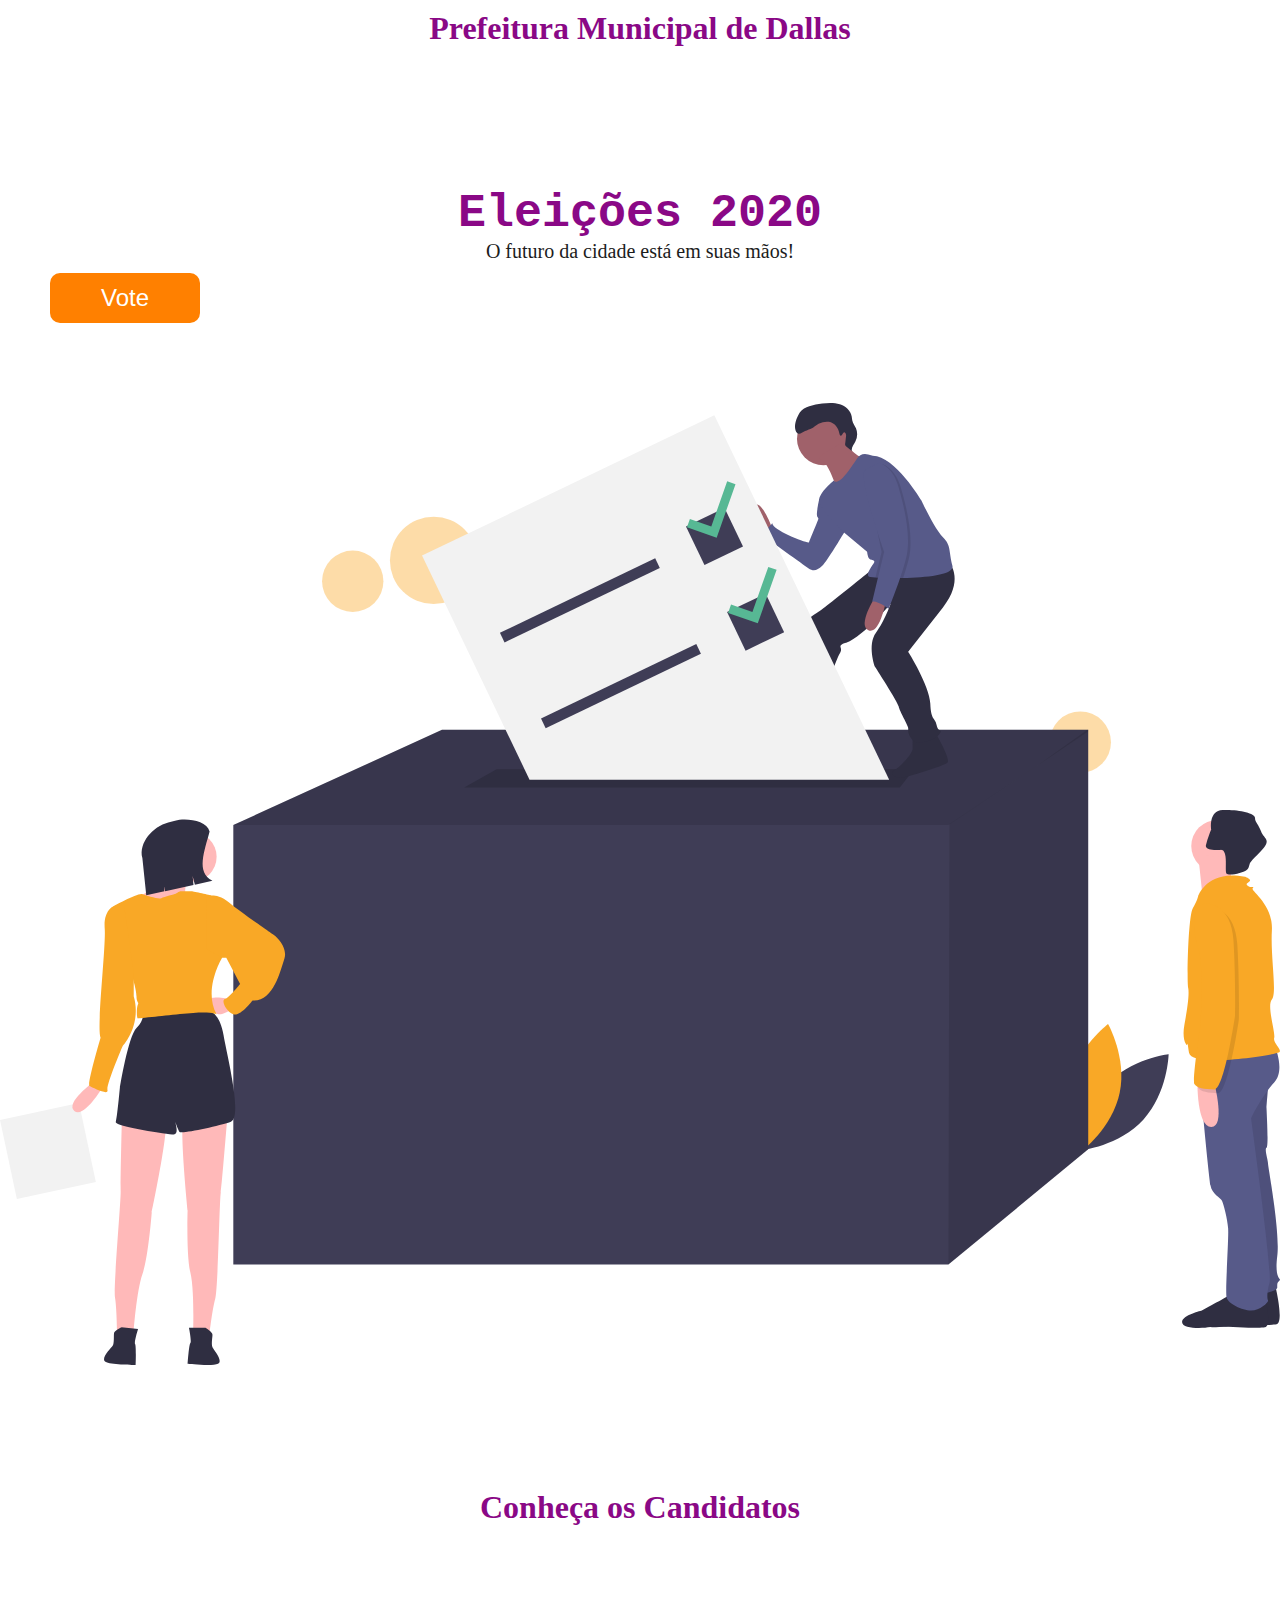
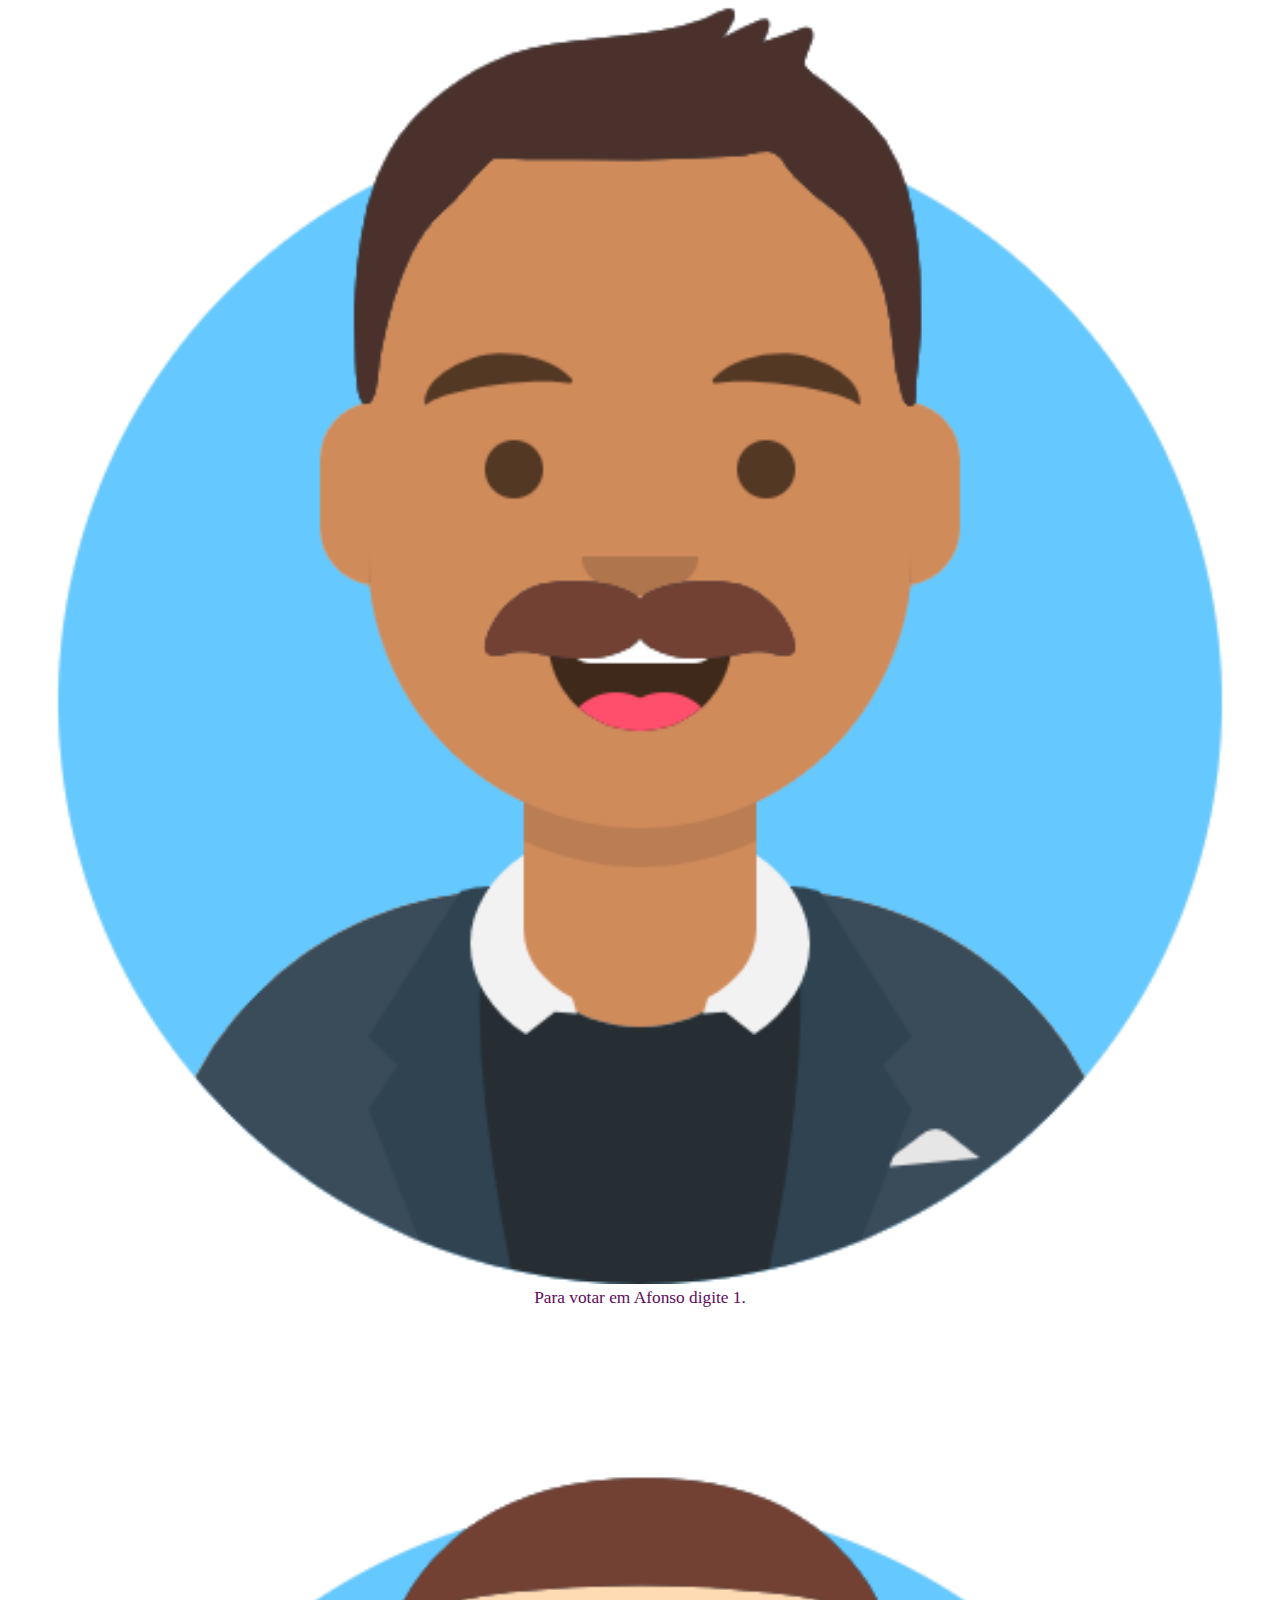
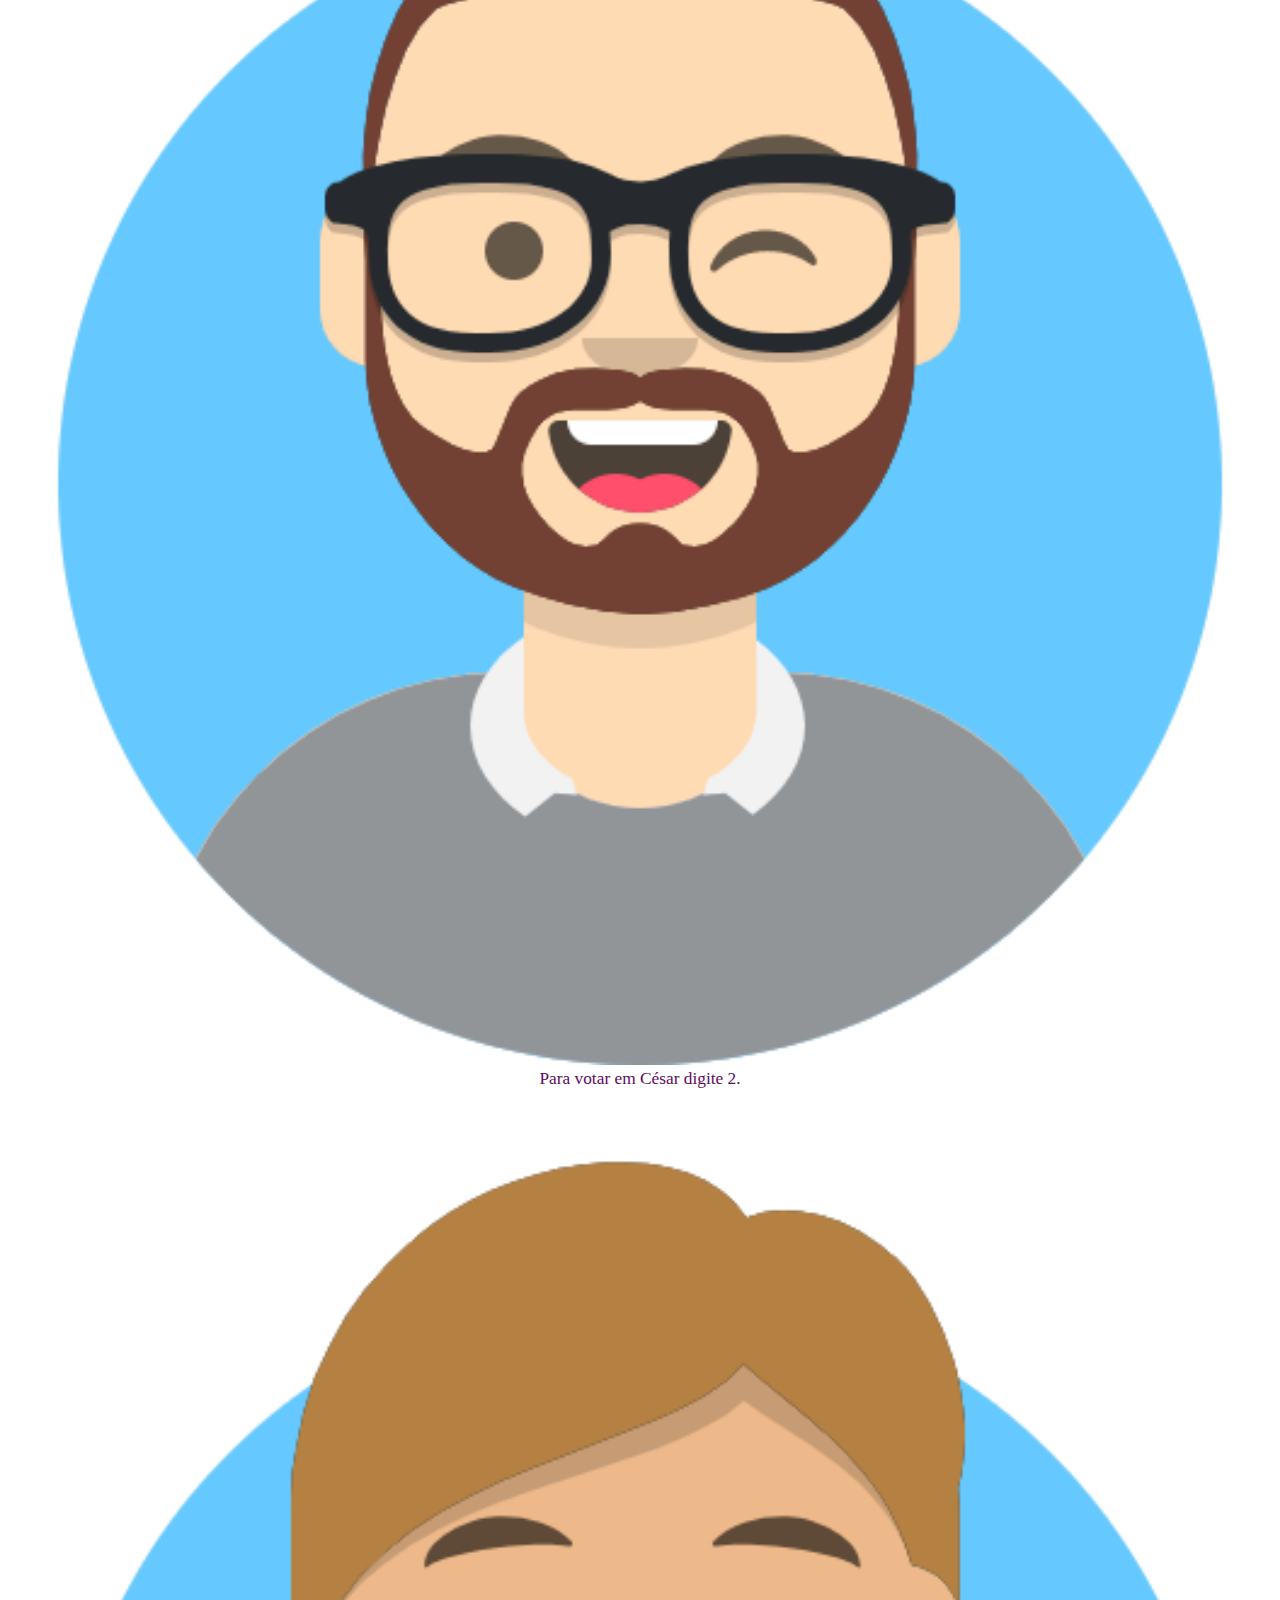
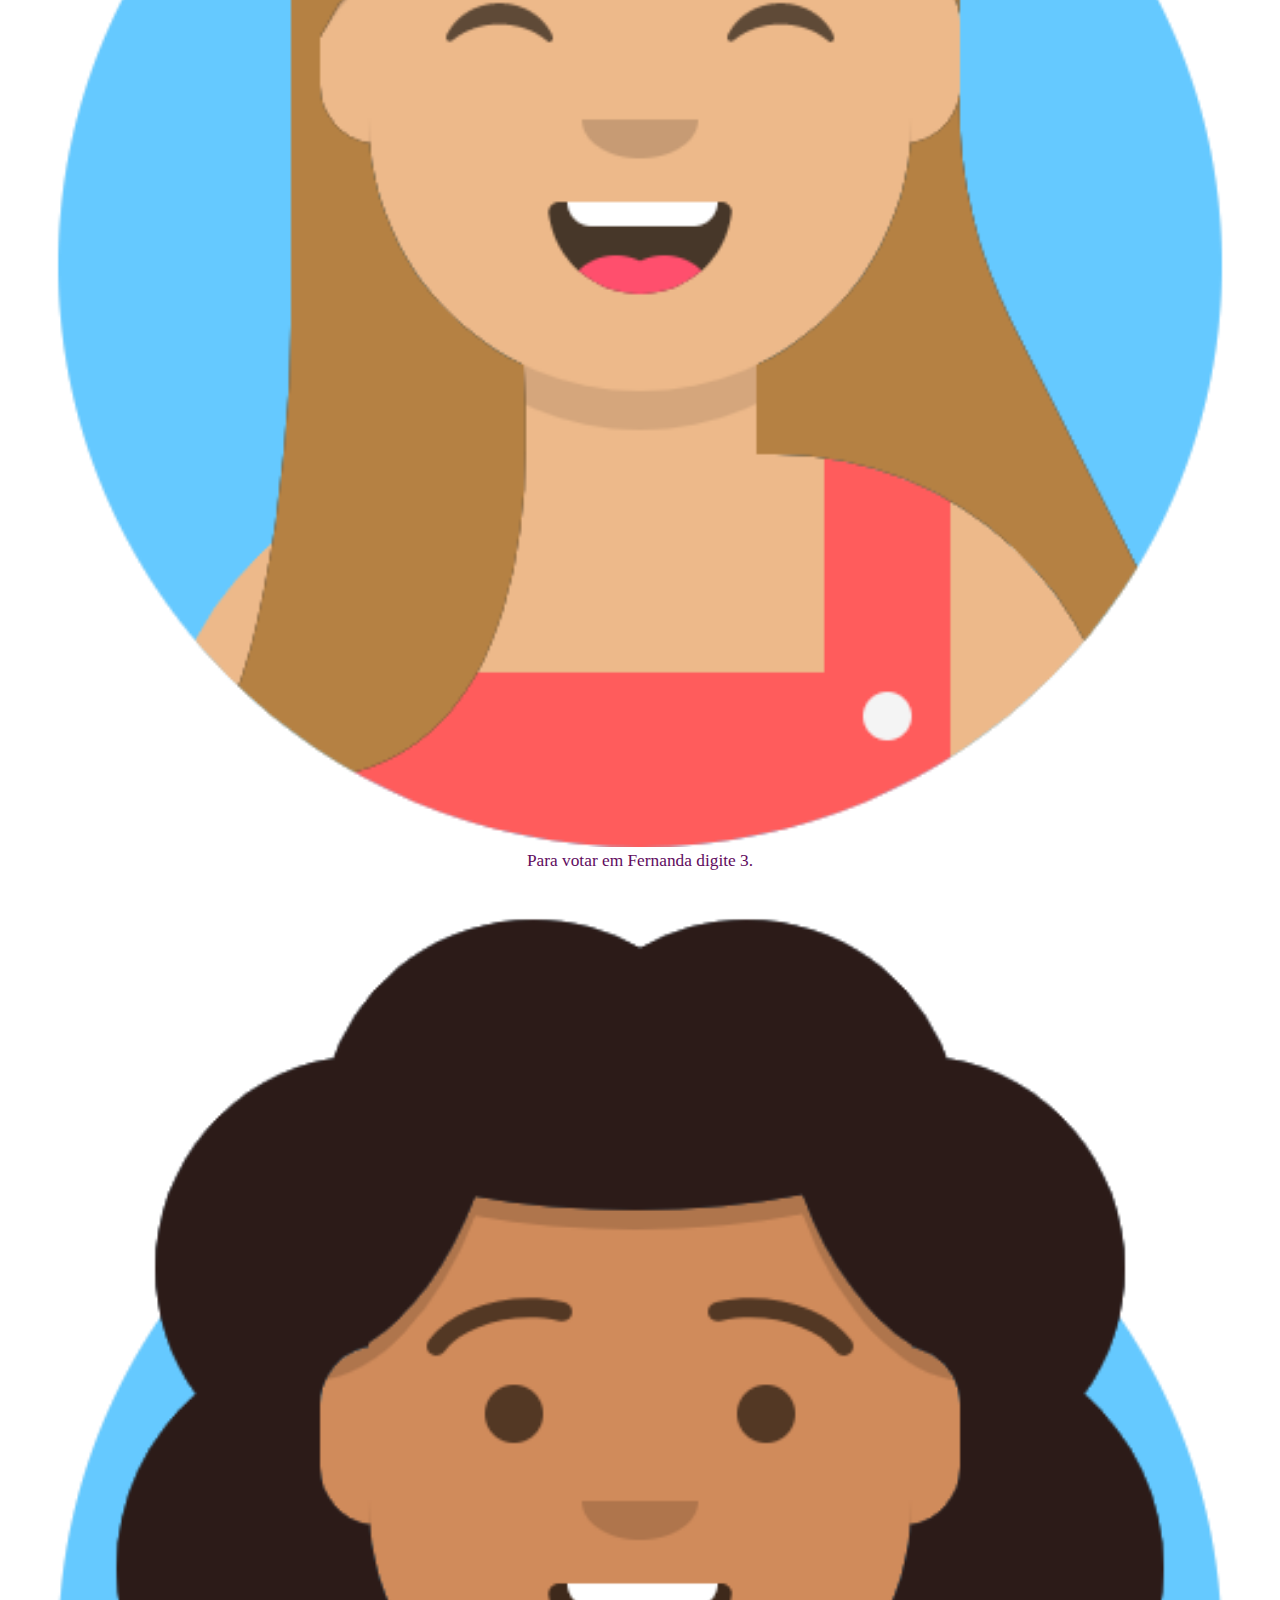
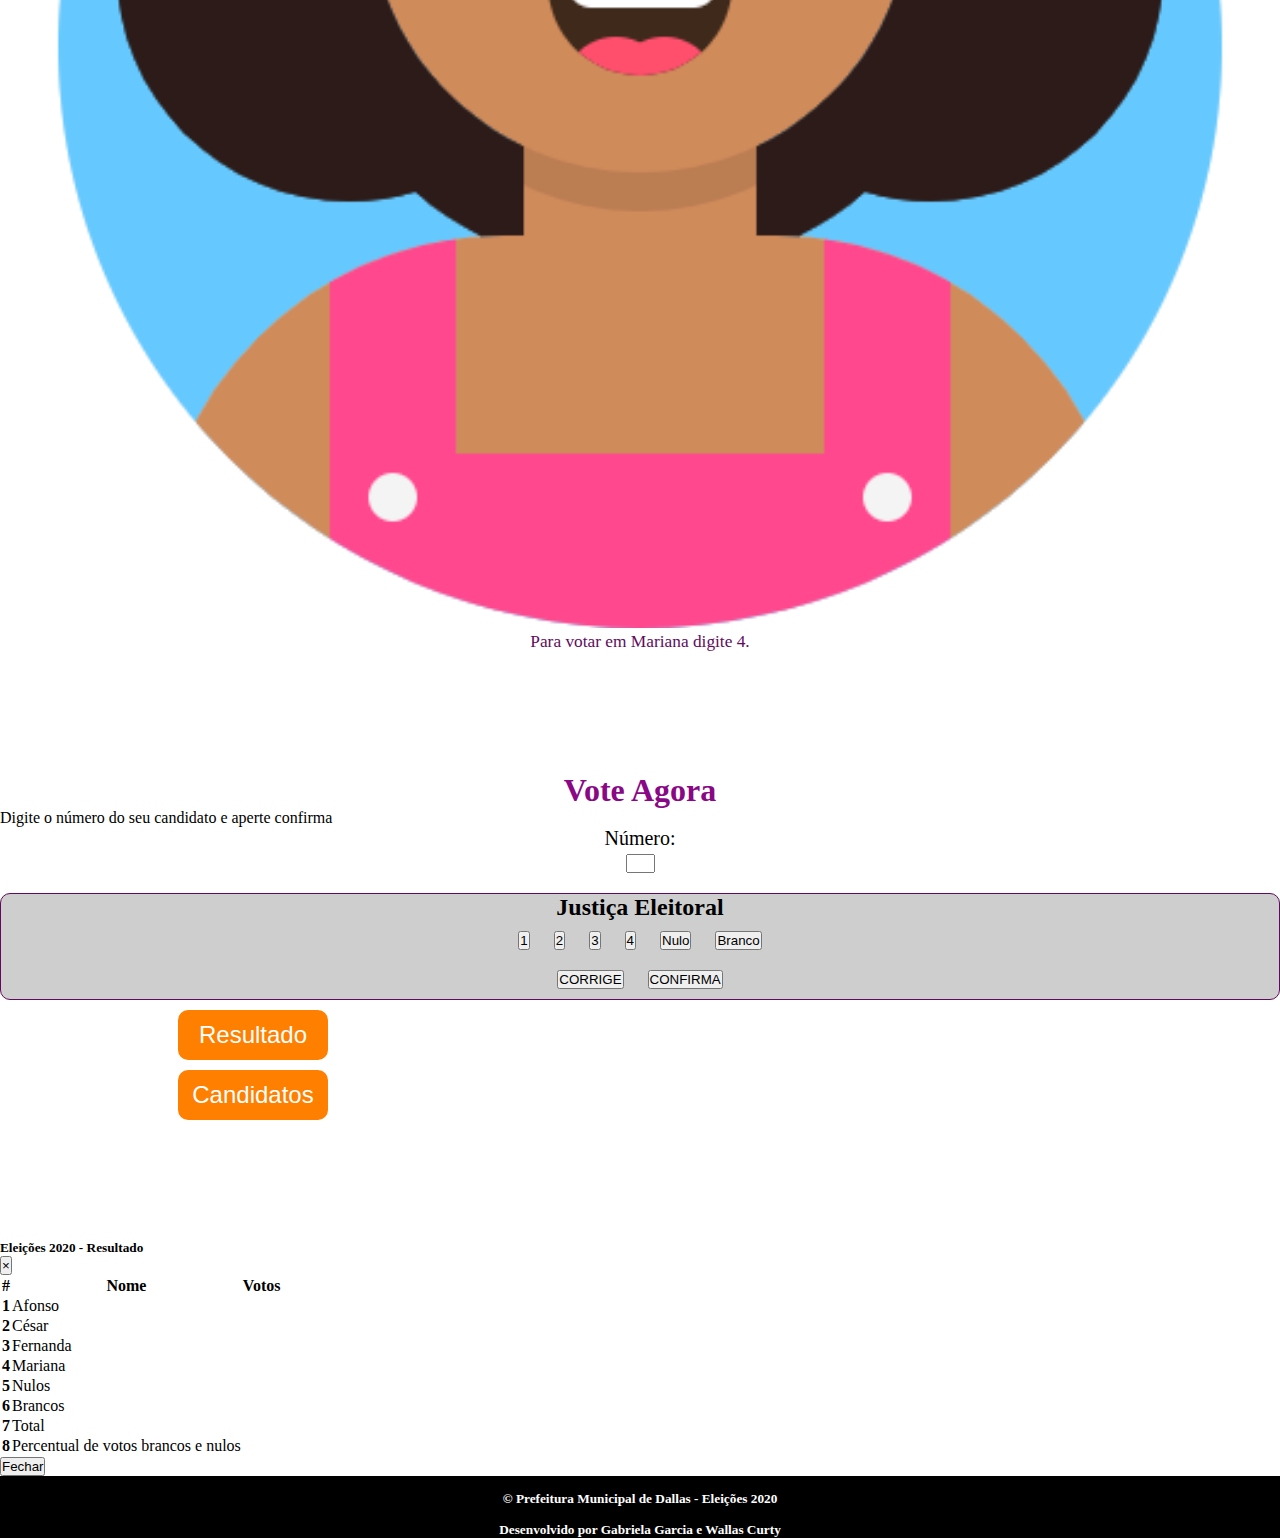
<file: index.html>
<!DOCTYPE html>
<html lang="pt-br">

<head>
    <meta name="viewport" content="width=device-width, initial-scale=1, shrink-to-fit=no">
    <meta name="description" content="Sistema de Votação - Eleição 2020">
    <meta name="author" content="Gabriela Garcia e Wallas Curty">
    <meta charset="utf-8">

    <title>Eleições 2020 - Prefeitura Municipal de Dallas</title>

    <!--Bootstrap-->
    <link rel="stylesheet" href="https://stackpath.bootstrapcdn.com/bootstrap/4.5.0/css/bootstrap.min.css"
        integrity="sha384-9aIt2nRpC12Uk9gS9baDl411NQApFmC26EwAOH8WgZl5MYYxFfc+NcPb1dKGj7Sk" crossorigin="anonymous">
    <!--Font Awesome-->
    <link rel="stylesheet" href="https://stackpath.bootstrapcdn.com/font-awesome/4.7.0/css/font-awesome.min.css"
        integrity="sha384-wvfXpqpZZVQGK6TAh5PVlGOfQNHSoD2xbE+QkPxCAFlNEevoEH3Sl0sibVcOQVnN" crossorigin="anonymous">
    <link rel="stylesheet" href="css/style.css" type="text/css">
</head>

<body>
    <header>
        <h1>Prefeitura Municipal de Dallas</h1>
    </header>
    <div class="container">
        <div class="inicio">
            <div class="row">
                <div class="col-lg-5 col-md-4 col-sm-8">
                    <h1>Eleições 2020</h1>
                    <p>O futuro da cidade está em suas mãos!</p>
                    <a href="#urna-votacao"><button type="button" class="btn-inicio">Vote</button></a>
                </div>
                <div class="col-lg-6 col-md-5 col-sm-4">
                    <img src="img/votacao.svg" alt="Eleições 2020" width="100%">
                </div>
            </div>
        </div>

        <div id="candidatos">
            <h1>Conheça os Candidatos</h1>
            <div class="row">
                <div class="col-lg-3 col-md-2">
                    <figure>
                        <img src="img/Afonso.png" width="100%">
                        <figcaption>Para votar em Afonso digite 1.</figcaption>
                    </figure>
                </div>
                <div class="col-lg-3 col-md-2">
                    <figure>
                        <img src="img/César.png" width="100%">
                        <figcaption>Para votar em César digite 2.</figcaption>
                    </figure>
                </div>
                <div class="col-lg-3 col-md-2">
                    <figure>
                        <img src="img/Fernanda.png" width="100%">
                        <figcaption>Para votar em Fernanda digite 3.</figcaption>
                    </figure>
                </div>
                <div class="col-lg-3 col-md-2">
                    <figure>
                        <img src="img/Mariana.png" width="100%">
                        <figcaption>Para votar em Mariana digite 4.</figcaption>
                    </figure>
                </div>
            </div>
        </div>

        <div id="urna-votacao">
            <h1>Vote Agora</h1>
            <p class="text-muted text-center">Digite o número do seu candidato e aperte confirma</p>
            <div class="row">
                <div class="col-lg-5 col-md-4 col-sm-8 tela-urna">
                    <p>Número:</p>
                    <form name="votacao">
                        <input size="1" id="campo" value="" maxlength="1" type="text" readonly="readonly" />
                    </form>
                </div>
                <div class="col-lg-5 col-md-4 col-sm-8 teclado">
                    <h2>Justiça Eleitoral</h2>
                    <button class="btn btn-dark btn-lg" onclick="inserir(1)">1</button>
                    <button class="btn btn-dark btn-lg" onclick="inserir(2)">2</button>
                    <button class="btn btn-dark btn-lg" onclick="inserir(3)">3</button>
                    <button class="btn btn-dark btn-lg" onclick="inserir(4)">4</button>
                    <button class="btn btn-danger btn-lg" onclick="inserir(5)">Nulo</button>
                    <button class="btn btn-light btn-lg" onclick="inserir(6)">Branco</button>
                    <div>
                        <button class="btn btn-warning btn-lg" onclick="corrige()">CORRIGE</button>
                        <button class="btn btn-success btn-lg" onclick="votar()">CONFIRMA</button>
                    </div>
                </div>
            </div>

            <div class="row" style="margin-left: 10%;">
                <div class="col-lg-5 col-md-4 col-sm-8">
                    <a href="resultado.html" data-toggle="modal" data-target="#modalResultado">
                        <button type="button" class="btn-resultado" onclick="resultado();">
                            Resultado
                        </button>
                    </a>
                </div>
                <div class="col-lg-5 col-md-4 col-sm-8 ">
                    <a href="#candidatos"><button type="button" class="btn-inicio">Candidatos</button></a>
                </div>
            </div>
        </div>
    </div>

    <div class="modal" id="modalResultado" tabindex="-1" role="dialog">
        <div class="modal-dialog">
            <div class="modal-content">
                <div class="modal-header">
                    <h5 class="modal-title">Eleições 2020 - Resultado</h5>
                    <button type="button" class="close" data-dismiss="modal" aria-label="Close">
                        <span aria-hidden="true">&times;</span>
                    </button>
                </div>
                <div class="modal-body">

                    <table class="table table-bordered">
                        <thead class="thead-dark">
                            <tr class="text-center">
                                <th scope="col">#</th>
                                <th scope="col">Nome</th>
                                <th scope="col">Votos</th>
                            </tr>
                        </thead>
                        <tbody>
                            <tr class="bg-light">
                                <th scope="row">1</th>
                                <td>Afonso</td>
                                <td>
                                    <p id="c1">
                                    </p>
                                </td>
                            </tr>
                            <tr class="bg-light">
                                <th scope="row">2</th>
                                <td>César</td>
                                <td id="c2"></td>
                            </tr>
                            <tr class="bg-light">
                                <th scope="row">3</th>
                                <td>Fernanda</td>
                                <td id="c3"></td>
                            </tr>
                            <tr class="bg-light">
                                <th scope="row">4</th>
                                <td>Mariana</td>
                                <td id="c4"></td>
                            </tr>
                            <tr class="bg-danger text-white">
                                <th scope="row">5</th>
                                <td>Nulos</td>
                                <td id="nulo"></td>
                            </tr>
                            <tr class="bg-light">
                                <th scope="row">6</th>
                                <td>Brancos</td>
                                <td id="branco"></td>
                            </tr>
                            <tr class="bg-primary text-white">
                                <th scope="row">7</th>
                                <td>Total</td>
                                <td id="total"></td>

                            </tr>
                            <tr class="bg-warning">
                                <th scope="row">8</th>
                                <td>Percentual de votos brancos e nulos</td>
                                <td id="percentual"></td>
                            </tr>
                        </tbody>
                    </table>
                </div>
                <div class="modal-footer">
                    <button type="button" class="btn btn-secondary" data-dismiss="modal">Fechar</button>
                </div>
            </div>
        </div>
    </div>

    <footer class="pb-4 pt-4">
        <h5>&copy Prefeitura Municipal de Dallas - Eleições 2020</h5>
        <h5>Desenvolvido por Gabriela Garcia e Wallas Curty</h5>
    </footer>

    <script src="https://code.jquery.com/jquery-3.5.1.slim.min.js"
        integrity="sha384-DfXdz2htPH0lsSSs5nCTpuj/zy4C+OGpamoFVy38MVBnE+IbbVYUew+OrCXaRkfj"
        crossorigin="anonymous"></script>
    <script src="https://cdn.jsdelivr.net/npm/popper.js@1.16.0/dist/umd/popper.min.js"
        integrity="sha384-Q6E9RHvbIyZFJoft+2mJbHaEWldlvI9IOYy5n3zV9zzTtmI3UksdQRVvoxMfooAo"
        crossorigin="anonymous"></script>
    <script src="https://stackpath.bootstrapcdn.com/bootstrap/4.5.0/js/bootstrap.min.js"
        integrity="sha384-OgVRvuATP1z7JjHLkuOU7Xw704+h835Lr+6QL9UvYjZE3Ipu6Tp75j7Bh/kR0JKI"
        crossorigin="anonymous"></script>
    <script src="js/index.js" type="text/javascript"></script>
</body>

</html>
</file>
<file: css/style.css>
* {
    margin: 0;
    padding: 0;
}

header {
    padding-top: 10px;
    width: 100%;
    display: flex;
    align-items: center;
    justify-content: center;
}

h1 {
    color: #8A0886;
    text-align: center;
    font-family: 'Georgia';
}

.container {
    margin: auto;
}

.inicio h1 {
    color: #8A0886;
    font-size: 35pt;
    text-align: center;
    font-family: monospace;
    padding-top: 3em;
}

.inicio p {
    font-size: 15pt;
    color: #1C1C1C;
    text-align: center;
}

.inicio img {
    padding-top: 5em;
}

.btn-inicio, .btn-resultado {
    background-color: #FF8000;
    color: #ffffff;
    font-size: 18pt;
    width: 150px;
    height: 50px;
    border: none;
    border-radius: 10px;
    margin-left: 50px;
    margin-top: 10px;
}

div#candidatos {
    padding: 120px 0px 120px 0px;
}

figcaption {
    color: #610B5E;
    text-align: center;
    font-size: 13pt;
}

/*Formatação da Urna*/
div#urna-votacao {
    padding: 0px 0px 120px 0px;
}

div.tela-urna {
    text-align: center;
    font-size: 15pt;
    border-radius: 10px;
    padding-bottom: 1em;
}

div.teclado {
    text-align: center;
    background-color: #cecece;
    border-radius: 10px;
    border: 1px #610B5E solid;
}

div.teclado button{
    margin: 10px;
}
/*Fim da formatação da Urna */

footer {
    height: 50%;
    background-color: black;
}

footer h5 {
    color: #ffffff;
    padding-top: 15px;
    text-align: center;
}
</file>
